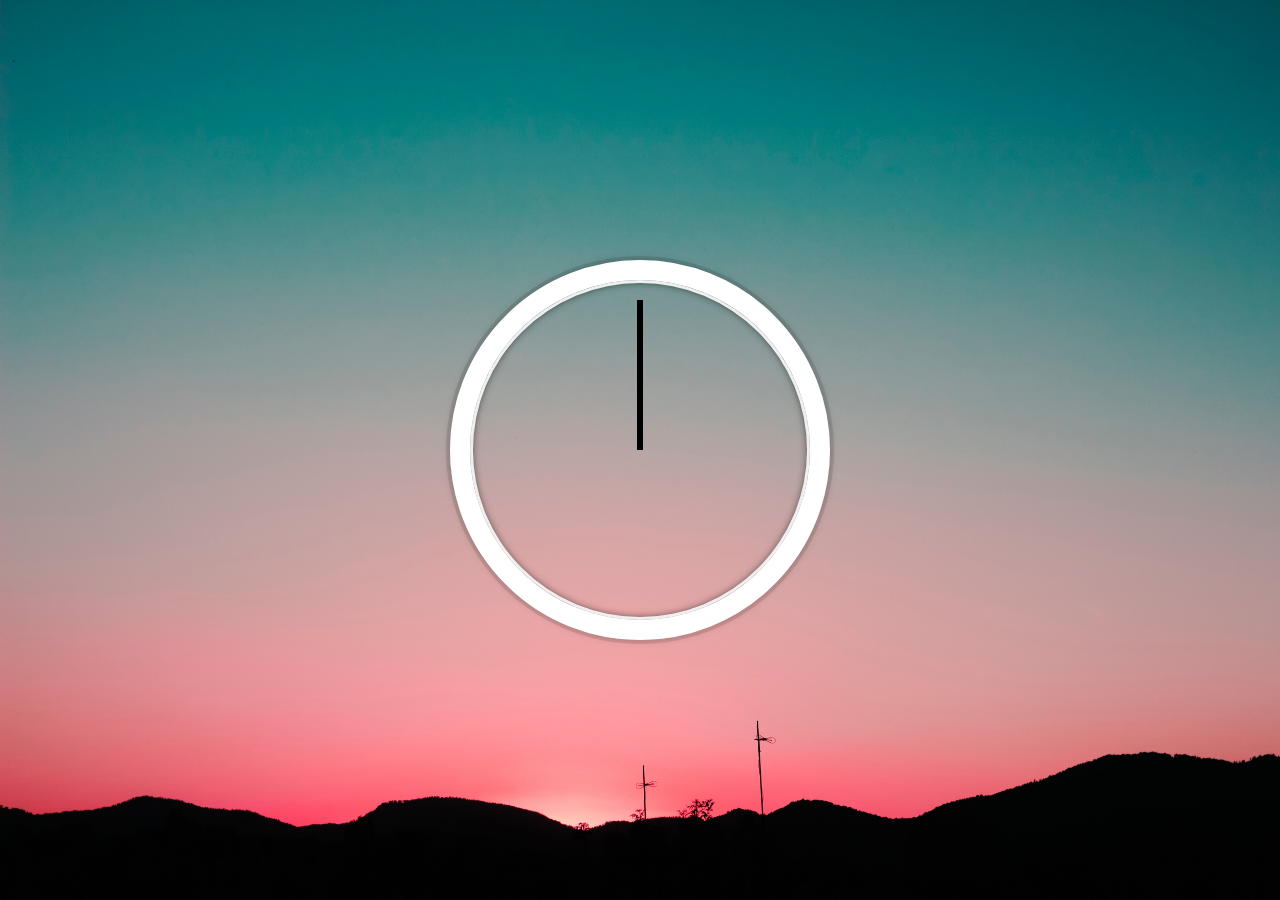
<file: javascript/clock/index.html>
<!DOCTYPE html>
<!--[if lt IE 7]>      <html class="no-js lt-ie9 lt-ie8 lt-ie7"> <![endif]-->
<!--[if IE 7]>         <html class="no-js lt-ie9 lt-ie8"> <![endif]-->
<!--[if IE 8]>         <html class="no-js lt-ie9"> <![endif]-->
<!--[if gt IE 8]><!-->
<html class="no-js">
<!--<![endif]-->

<head>
    <meta charset="utf-8">
    <meta http-equiv="X-UA-Compatible" content="IE=edge">
    <title></title>
    <meta name="description" content="">
    <meta name="viewport" content="width=device-width, initial-scale=1">
    <link rel="stylesheet" href="./style.css">
</head>

<body>
    <!--[if lt IE 7]>
            <p class="browsehappy">You are using an <strong>outdated</strong> browser. Please <a href="#">upgrade your browser</a> to improve your experience.</p>
        <![endif]-->
    <div class="clock">
        <div class="clockFace">
            <div class="hand hourHand"></div>
            <div class="hand minHand"></div>
            <div class="hand secondHand"></div>
        </div>
    </div>
    <script src="./scripts.js" async defer></script>
</body>

</html>
</file>
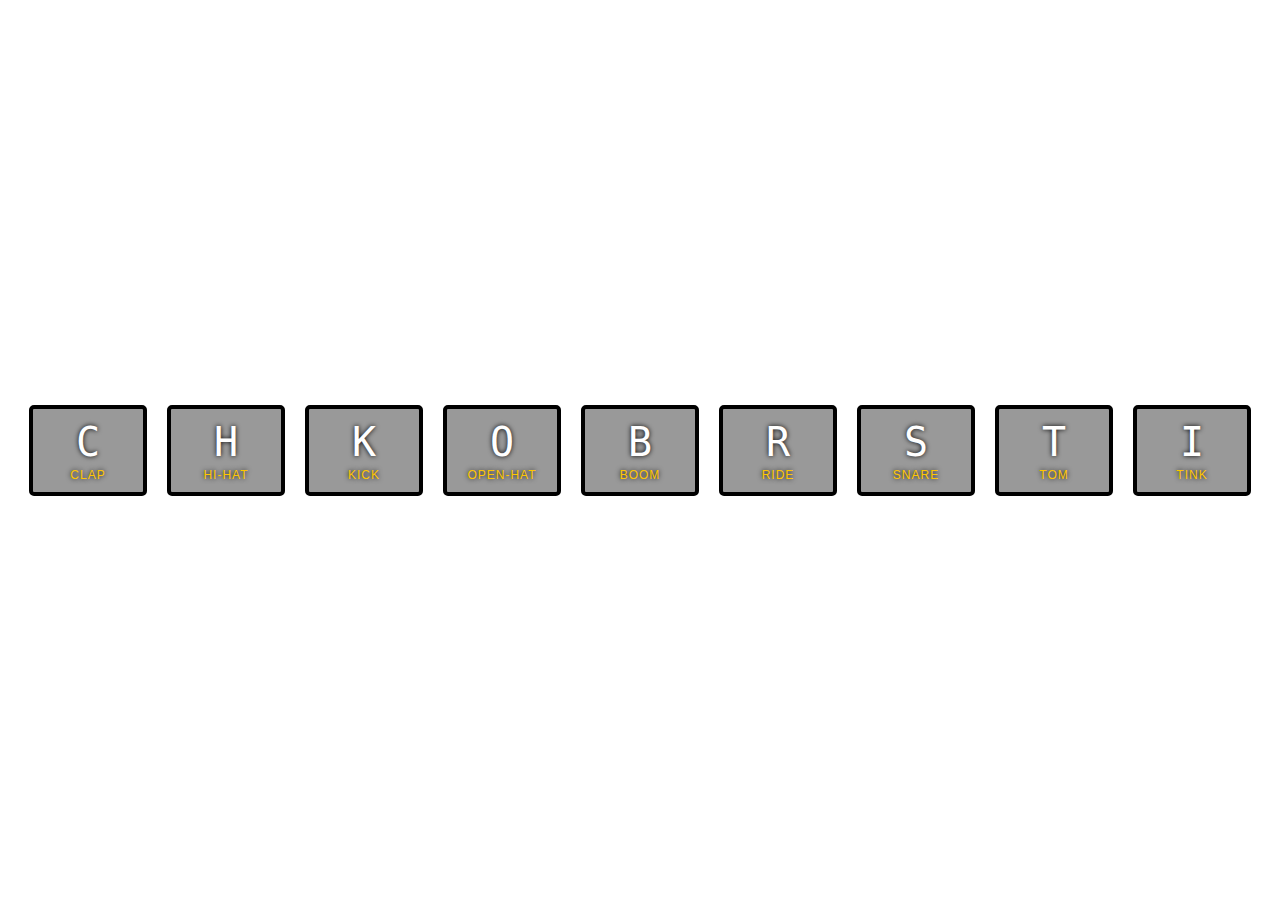
<file: javascript/drums/index.html>
<!DOCTYPE html>
<!--[if lt IE 7]>      <html class="no-js lt-ie9 lt-ie8 lt-ie7"> <![endif]-->
<!--[if IE 7]>         <html class="no-js lt-ie9 lt-ie8"> <![endif]-->
<!--[if IE 8]>         <html class="no-js lt-ie9"> <![endif]-->
<!--[if gt IE 8]><!--> <html class="no-js"> <!--<![endif]-->
    <head>
        <meta charset="utf-8">
        <meta http-equiv="X-UA-Compatible" content="IE=edge">
        <title></title>
        <meta name="description" content="">
        <meta name="viewport" content="width=device-width, initial-scale=1">
        <link rel="stylesheet" href="./style.css">
    </head>
    <body>
        <!--[if lt IE 7]>
            <p class="browsehappy">You are using an <strong>outdated</strong> browser. Please <a href="#">upgrade your browser</a> to improve your experience.</p>
        <![endif]-->
        <div class="keys">
            <div data-key="67" class="key">
                <kbd>C</kbd>
                <span class="sound">clap</span>
            </div>
            <div data-key="72" class="key">
                <kbd>H</kbd>
                <span class="sound">hi-hat</span>
            </div>
            <div data-key="75" class="key">
                <kbd>K</kbd>
                <span class="sound">kick</span>
            </div>
            <div data-key="79" class="key">
                <kbd>O</kbd>
                <span class="sound">open-hat</span>
            </div>
            <div data-key="66" class="key">
                <kbd>B</kbd>
                <span class="sound">boom</span>
            </div>
            <div data-key="82" class="key">
                <kbd>R</kbd>
                <span class="sound">ride</span>
            </div>
            <div data-key="83" class="key">
                <kbd>S</kbd>
                <span class="sound">snare</span>
            </div>
            <div data-key="84" class="key">
                <kbd>T</kbd>
                <span class="sound">tom</span>
            </div>
            <div data-key="73" class="key">
                <kbd>I</kbd>
                <span class="sound">tink</span>
            </div>
        </div>
        <audio data-key="67" src="sounds/clap.wav"></audio>
        <audio data-key="72" src="sounds/hihat.wav"></audio>
        <audio data-key="75" src="sounds/kick.wav"></audio>
        <audio data-key="79" src="sounds/openhat.wav"></audio>
        <audio data-key="66" src="sounds/boom.wav"></audio>
        <audio data-key="82" src="sounds/ride.wav"></audio>
        <audio data-key="83" src="sounds/snare.wav"></audio>
        <audio data-key="84" src="sounds/tom.wav"></audio>
        <audio data-key="73" src="sounds/tink.wav"></audio>
        
        <script src="./scripts.js" async></script>
    </body>
</html>
</file>
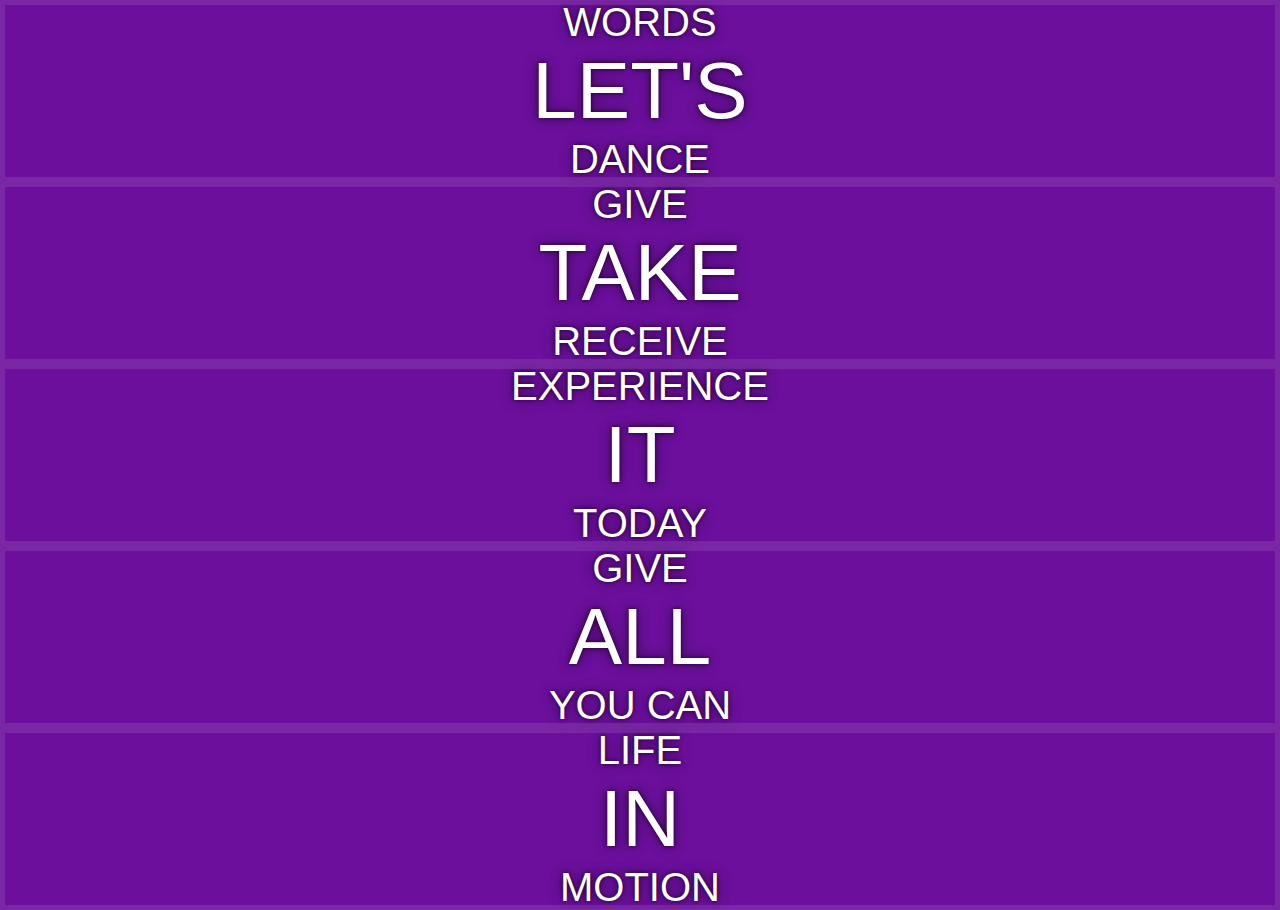
<file: javascript/gallery/index.html>
<!DOCTYPE html>
<!--[if lt IE 7]>      <html class="no-js lt-ie9 lt-ie8 lt-ie7"> <![endif]-->
<!--[if IE 7]>         <html class="no-js lt-ie9 lt-ie8"> <![endif]-->
<!--[if IE 8]>         <html class="no-js lt-ie9"> <![endif]-->
<!--[if gt IE 8]><!--> <html class="no-js"> <!--<![endif]-->
    <head>
        <meta charset="utf-8">
        <meta http-equiv="X-UA-Compatible" content="IE=edge">
        <title></title>
        <meta name="description" content="">
        <meta name="viewport" content="width=device-width, initial-scale=1">
        <link rel="stylesheet" href="./style.css">
    </head>
    <body>
        <!--[if lt IE 7]>
            <p class="browsehappy">You are using an <strong>outdated</strong> browser. Please <a href="#">upgrade your browser</a> to improve your experience.</p>
        <![endif]-->
        <div class="panels">
            <div class="panel panel1">
              <p>Words</p>
              <p>Let's</p>
              <p>Dance</p>
            </div>
            <div class="panel panel2">
              <p>Give</p>
              <p>Take</p>
              <p>Receive</p>
            </div>
            <div class="panel panel3">
              <p>Experience</p>
              <p>It</p>
              <p>Today</p>
            </div>
            <div class="panel panel4">
              <p>Give</p>
              <p>All</p>
              <p>You can</p>
            </div>
            <div class="panel panel5">
              <p>Life</p>
              <p>In</p>
              <p>Motion</p>
            </div>
          </div>
        <script src="./scripts.js" async defer></script>
    </body>
</html>
</file>
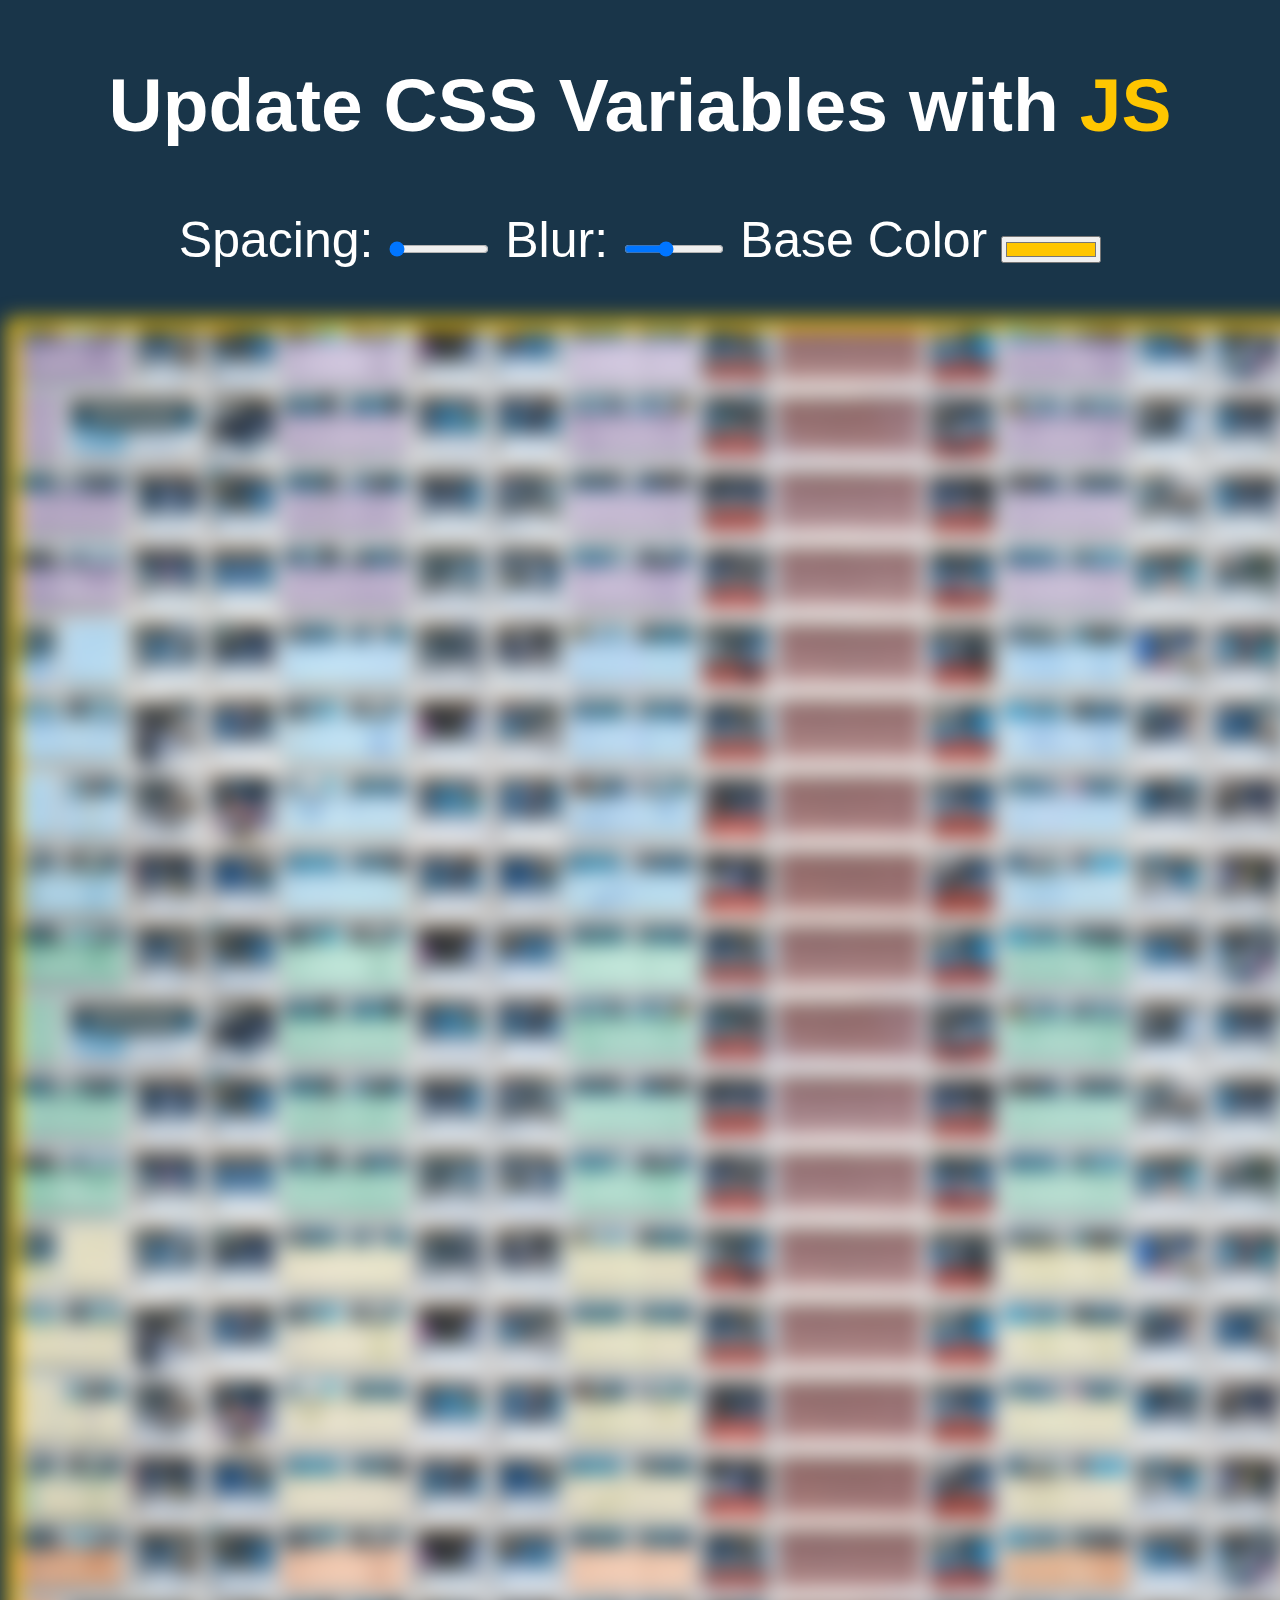
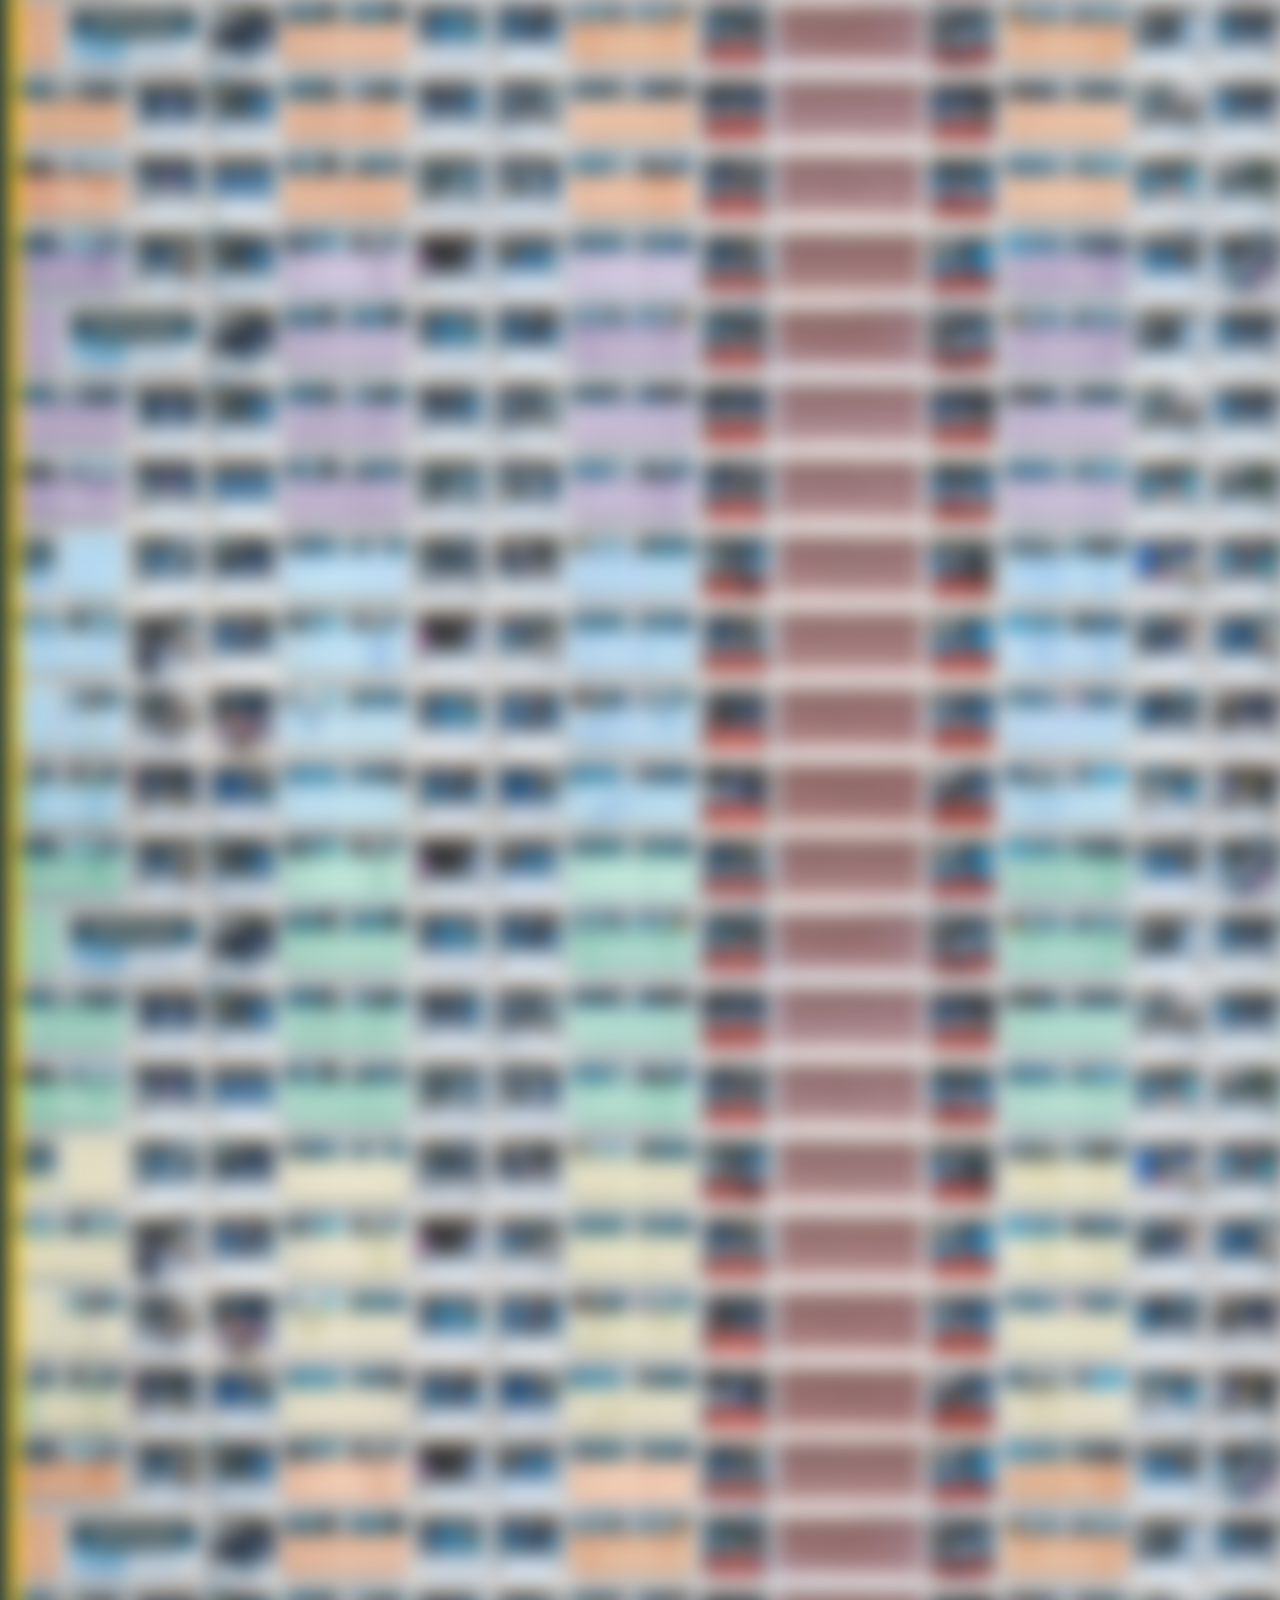
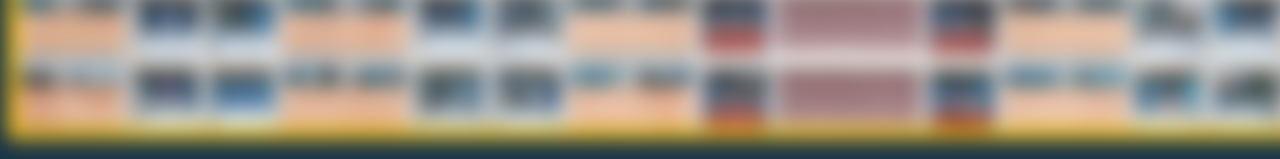
<file: javascript/js_css/index.html>
<!DOCTYPE html>
<!--[if lt IE 7]>      <html class="no-js lt-ie9 lt-ie8 lt-ie7"> <![endif]-->
<!--[if IE 7]>         <html class="no-js lt-ie9 lt-ie8"> <![endif]-->
<!--[if IE 8]>         <html class="no-js lt-ie9"> <![endif]-->
<!--[if gt IE 8]><!-->
<html class="no-js">
<!--<![endif]-->

<head>
    <meta charset="utf-8">
    <meta http-equiv="X-UA-Compatible" content="IE=edge">
    <title></title>
    <meta name="description" content="">
    <meta name="viewport" content="width=device-width, initial-scale=1">
    <link rel="stylesheet" href="./styles.css">
</head>

<body>
    <!--[if lt IE 7]>
            <p class="browsehappy">You are using an <strong>outdated</strong> browser. Please <a href="#">upgrade your browser</a> to improve your experience.</p>
        <![endif]-->
    <h2>Update CSS Variables with <span class='hl'>JS</span></h2>

    <div class="controls">
        <label for="spacing">Spacing:</label>
        <input id="spacing" type="range" name="spacing" min="10" max="200" value="10" data-sizing="px">

        <label for="blur">Blur:</label>
        <input id="blur" type="range" name="blur" min="0" max="25" value="10" data-sizing="px">

        <label for="base">Base Color</label>
        <input id="base" type="color" name="base" value="#ffc600">
    </div>

    <img src="./apartments.jpg">

    <script src="./scripts.js" async defer></script>
</body>

</html>
</file>
<file: javascript/clock/style.css>
html {
  font-family: 'helvetica neue';
  text-align: center;
  font-size: 10px;
}

body {
  background-image: url('./background.jpg');
  background-size: cover;
  margin: 0;
  font-size: 2rem;
  display: flex;
  flex: 1;
  min-height: 100vh;
  align-items: center;
}

.clock {
  width: 30rem;
  height: 30rem;
  border: 20px solid white;
  border-radius: 50%;
  margin: 50px auto;
  position: relative;
  padding: 2rem;
  box-shadow: 0 0 0 4px rgba(0, 0, 0, 0.1), inset 0 0 0 3px #efefef,
    inset 0 0 10px black, 0 0 10px rgba(0, 0, 0, 0.2);
}

.clockFace {
  position: relative;
  width: 100%;
  height: 100%;
  transform: translateY(-3px); /* account for the height of the clock hands */
}

.hand {
  width: 50%;
  height: 6px;
  background: black;
  position: absolute;
  top: 50%;
  transform-origin: 100%;
  transform: rotate(90deg);
  transition: all 0.05s;
}
</file>
<file: javascript/drums/style.css>
html {
    font-size: 10px;
    background: url(https://www.snopes.com/tachyon/2016/01/animal-muppet.png?resize=865,452) bottom center;
    background-size: cover;
  }
  
  body,html {
    margin: 0;
    padding: 0;
    font-family: sans-serif;
  }
  
  .keys {
    display: flex;
    flex: 1;
    min-height: 100vh;
    align-items: center;
    justify-content: center;
  }
  
  .key {
    border: .4rem solid black;
    border-radius: .5rem;
    margin: 1rem;
    font-size: 1.5rem;
    padding: 1rem .5rem;
    transition: all .07s ease;
    width: 10rem;
    text-align: center;
    color: white;
    background: rgba(0,0,0,0.4);
    text-shadow: 0 0 .5rem black;
  }
  
  .playing {
    transform: scale(1.1);
    border-color: #ffc600;
    box-shadow: 0 0 1rem #ffc600;
  }
  
  kbd {
    display: block;
    font-size: 4rem;
  }
  
  .sound {
    font-size: 1.2rem;
    text-transform: uppercase;
    letter-spacing: .1rem;
    color: #ffc600;
  }
</file>
<file: javascript/gallery/style.css>
html {
      box-sizing: border-box;
      background: #ffc600;
      font-family: 'helvetica neue';
      font-size: 20px;
      font-weight: 200;
    }
    
    body {
      margin: 0;
    }
    
    *, *:before, *:after {
      box-sizing: inherit;
    }

    .panels {
      min-height: 100vh;
      overflow: hidden;
    }

    .panel {
      background: #6B0F9C;
      box-shadow: inset 0 0 0 5px rgba(255,255,255,0.1);
      color: white;
      text-align: center;
      align-items: center;
      /* Safari transitionend event.propertyName === flex */
      /* Chrome + FF transitionend event.propertyName === flex-grow */
      transition:
        font-size 0.7s cubic-bezier(0.61,-0.19, 0.7,-0.11),
        flex 0.7s cubic-bezier(0.61,-0.19, 0.7,-0.11),
        background 0.2s;
      font-size: 20px;
      background-size: cover;
      background-position: center;
    }

    .panel1 { background-image:url(https://static.boredpanda.com/blog/wp-content/uploads/2017/12/funny-weird-wtf-stock-photos-4-5a391635d4441__700.jpg); }
    .panel2 { background-image:url(https://static.boredpanda.com/blog/wp-content/uploads/2017/12/funny-weird-wtf-stock-photos-35-5a392b1153101__700.jpg); }
    .panel3 { background-image:url(https://static.boredpanda.com/blog/wp-content/uploads/2017/12/funny-weird-wtf-stock-photos-51-5a3a3ae4b8776__700.jpg); }
    .panel4 { background-image:url(https://static.boredpanda.com/blog/wp-content/uploads/2017/12/funny-weird-wtf-stock-photos-5-5a3928bc294d6__700.jpg); }
    .panel5 { background-image:url(https://static.boredpanda.com/blog/wp-content/uploads/2017/12/funny-weird-wtf-stock-photos-156-5a46045f4f1c6__700.jpg); }

    /* Flex Children */
    .panel > * {
      margin: 0;
      width: 100%;
      transition: transform 0.5s;
    }

    .panel p {
      text-transform: uppercase;
      font-family: 'Lato', sans-serif;
      text-shadow: 0 0 4px rgba(0, 0, 0, 0.72), 0 0 14px rgba(0, 0, 0, 0.45);
      font-size: 2em;
    }
    
    .panel p:nth-child(2) {
      font-size: 4em;
    }

    .panel.open {
      font-size: 40px;
    }
</file>
<file: javascript/js_css/styles.css>
:root {
  --base: #ffc600;
  --spacing: 10px;
  --blur: 10px;
}

img {
  padding: var(--spacing);
  background: var(--base);
  filter: blur(var(--blur));
}

.hl {
  color: var(--base);
}

body {
  text-align: center;
  background: #193549;
  color: white;
  font-family: 'helvetica neue', sans-serif;
  font-weight: 100;
  font-size: 50px;
}

.controls {
  margin-bottom: 50px;
}

input {
  width: 100px;
}
</file>
